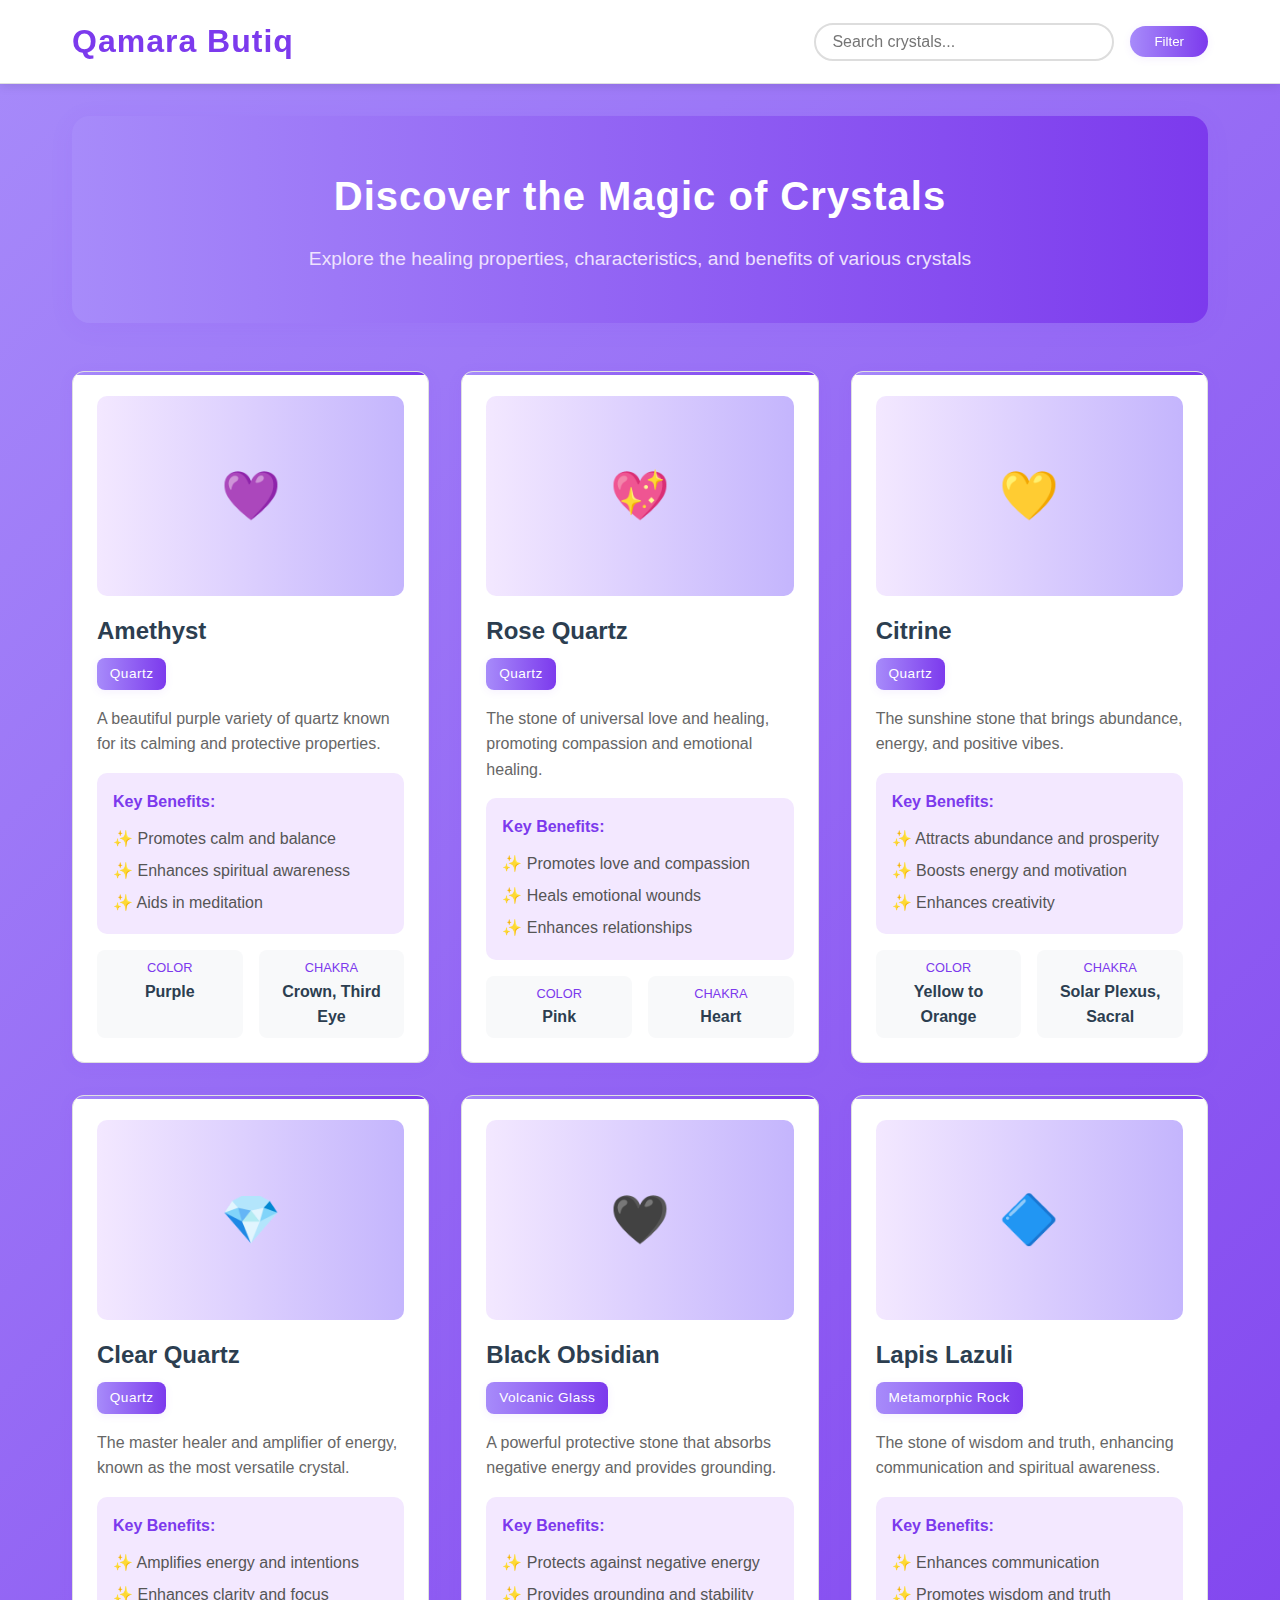
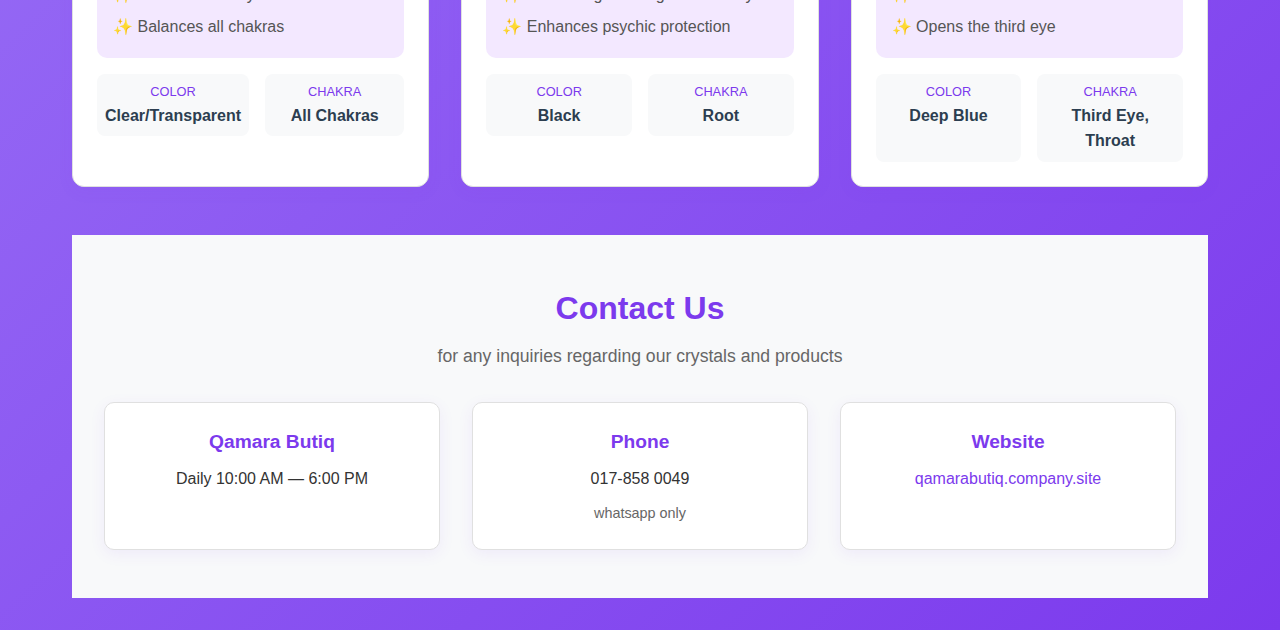
<file: index.html>
<!DOCTYPE html>
<html lang="en">
<head>
    <meta charset="UTF-8">
    <meta name="viewport" content="width=device-width, initial-scale=1.0">
    <title>Qamara Butiq - Crystal Discovery</title>
    <link rel="stylesheet" href="styles.css">
</head>
<body>
    <header class="header">
        <nav class="nav">
            <div class="logo">Qamara Butiq</div>
            <div class="search-container">
                <input type="text" class="search-input" placeholder="Search crystals..." id="searchInput">
                <button class="filter-btn" onclick="filterCrystals()">Filter</button>
            </div>
        </nav>
    </header>

    <main class="main">
        <section class="hero">
            <h1>Discover the Magic of Crystals</h1>
            <p>Explore the healing properties, characteristics, and benefits of various crystals</p>
        </section>

        <div class="crystal-grid" id="crystalGrid">
            <!-- Crystal cards will be populated by JavaScript -->
        </div>
        
        <!-- Contact Section -->
        <section class="contact-section">
            <div class="contact-container">
                <h2>Contact Us</h2>
                <p>for any inquiries regarding our crystals and products</p>
                
                <div class="contact-info">
                    <div class="contact-item">
                        <h3>Qamara Butiq</h3>
                        <p>Daily 10:00 AM — 6:00 PM</p>
                    </div>
                    
                    <div class="contact-item">
                        <h3>Phone</h3>
                        <p>017-858 0049</p>
                        <small>whatsapp only</small>
                    </div>
                    
                    <div class="contact-item">
                        <h3>Website</h3>
                        <p><a href="https://qamarabutiq.company.site/" target="_blank">qamarabutiq.company.site</a></p>
                    </div>
                </div>
            </div>
        </section>
    </main>

    <!-- Modal for detailed crystal information -->
    <div id="crystalModal" class="modal">
        <div class="modal-content">
            <span class="close" onclick="closeModal()">&times;</span>
            <div id="modalContent">
                <!-- Modal content will be populated by JavaScript -->
            </div>
        </div>
    </div>

    <script src="script.js"></script>
</body>
</html>
</file>
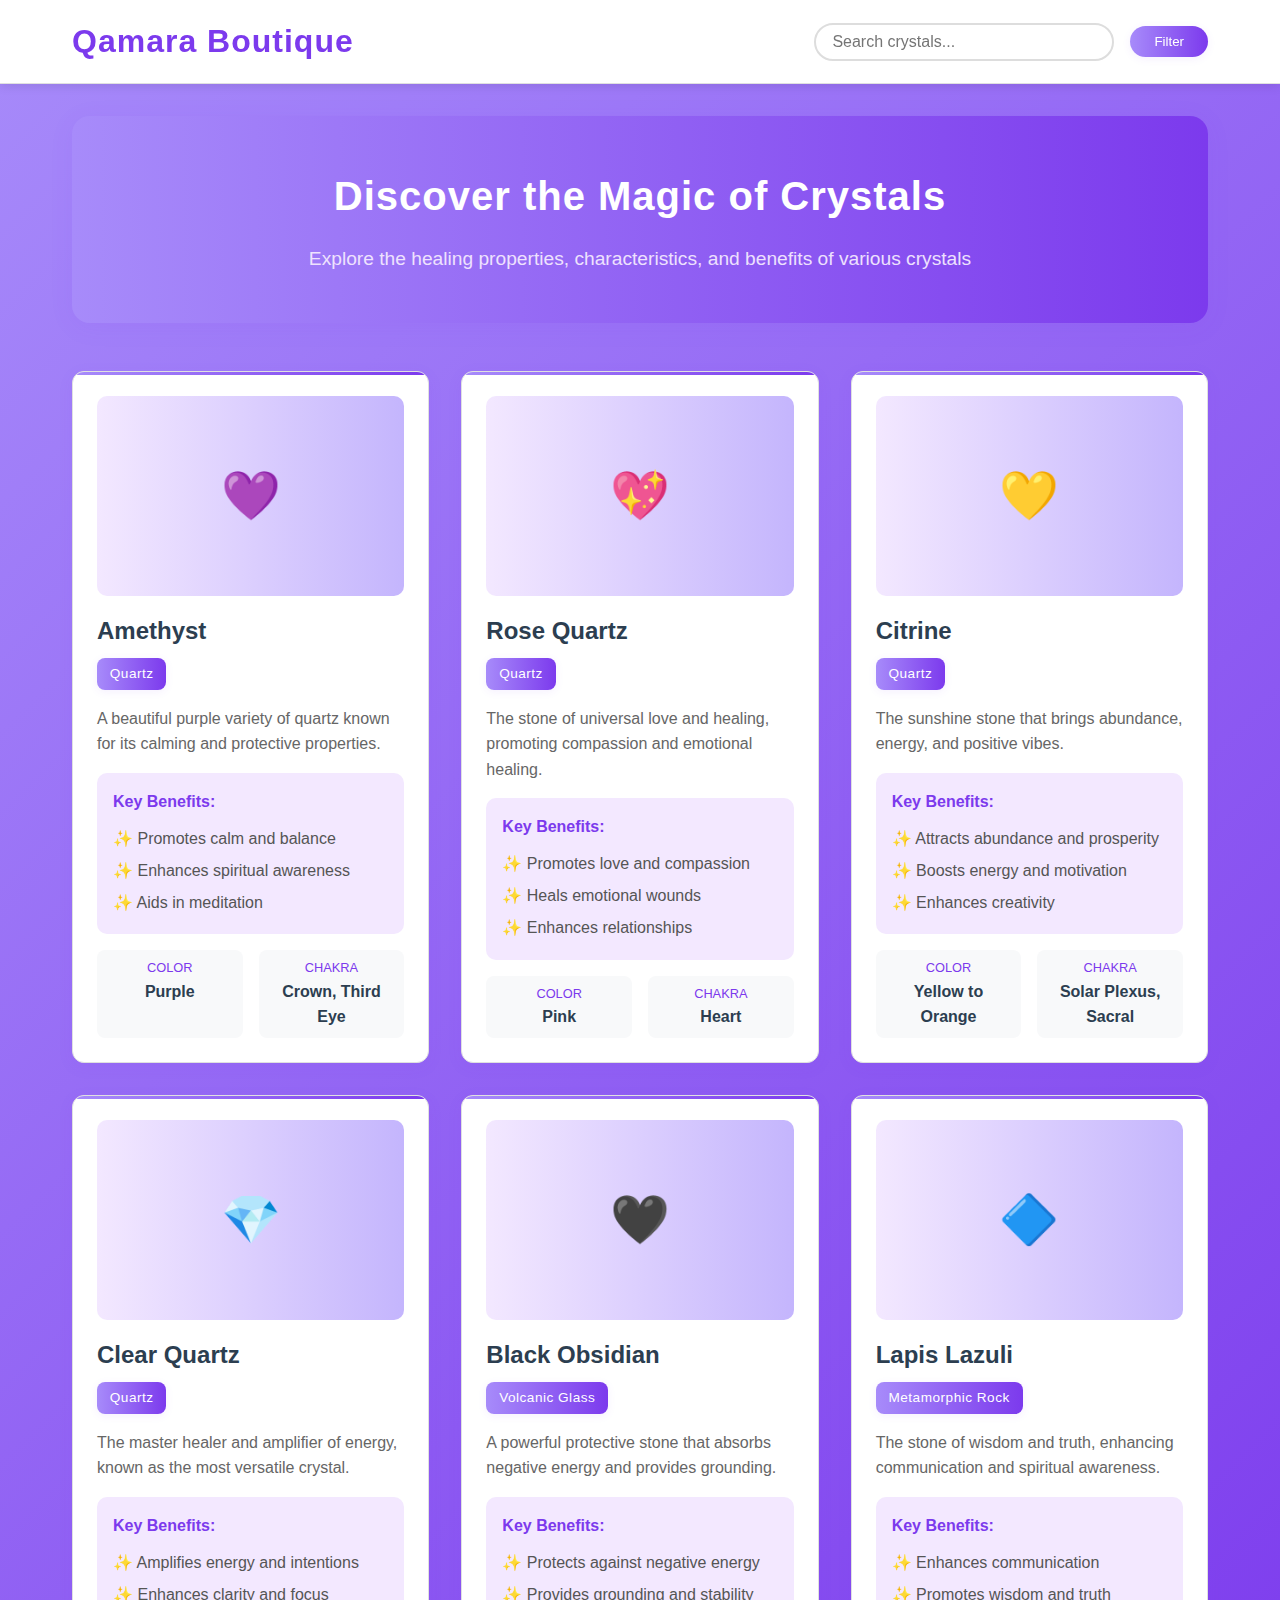
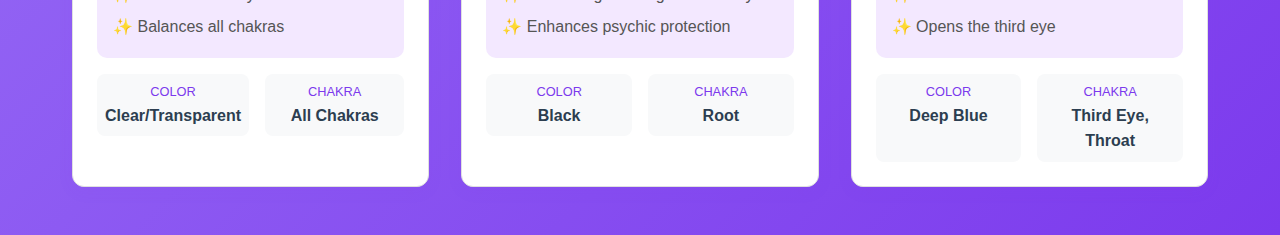
<file: crystal.html>
<!DOCTYPE html>
<html lang="en">
<head>
    <meta charset="UTF-8">
    <meta name="viewport" content="width=device-width, initial-scale=1.0">
    <title>Qamara Boutique - Crystal Discovery</title>
    <link rel="stylesheet" href="styles.css">
</head>
<body>
    <header class="header">
        <nav class="nav">
            <div class="logo">Qamara Boutique</div>
            <div class="search-container">
                <input type="text" class="search-input" placeholder="Search crystals..." id="searchInput">
                <button class="filter-btn" onclick="filterCrystals()">Filter</button>
            </div>
        </nav>
    </header>

    <main class="main">
        <section class="hero">
            <h1>Discover the Magic of Crystals</h1>
            <p>Explore the healing properties, characteristics, and benefits of various crystals</p>
        </section>

        <div class="crystal-grid" id="crystalGrid">
            <!-- Crystal cards will be populated by JavaScript -->
        </div>
    </main>

    <!-- Modal for detailed crystal information -->
    <div id="crystalModal" class="modal">
        <div class="modal-content">
            <span class="close" onclick="closeModal()">&times;</span>
            <div id="modalContent">
                <!-- Modal content will be populated by JavaScript -->
            </div>
        </div>
    </div>

    <script src="script.js"></script>
</body>
</html>
</file>
<file: styles.css>
* {
    margin: 0;
    padding: 0;
    box-sizing: border-box;
}

body {
    font-family: 'Segoe UI', Tahoma, Geneva, Verdana, sans-serif;
    background: linear-gradient(135deg, #a78bfa 0%, #7c3aed 100%);
    min-height: 100vh;
    color: #333;
    line-height: 1.6;
}

.header {
    background: #fff;
    padding: 1rem 0;
    position: sticky;
    top: 0;
    z-index: 1000;
    box-shadow: 0 2px 10px rgba(0, 0, 0, 0.1);
    border-bottom: 1px solid #e0e0e0;
}

.nav {
    max-width: 1200px;
    margin: 0 auto;
    display: flex;
    justify-content: space-between;
    align-items: center;
    padding: 0 2rem;
}

.logo {
    font-size: 2rem;
    font-weight: bold;
    color: #7c3aed;
    text-decoration: none;
    letter-spacing: 1px;
}

.search-container {
    display: flex;
    gap: 1rem;
    align-items: center;
}

.search-input {
    padding: 0.5rem 1rem;
    border: 2px solid #ddd;
    border-radius: 25px;
    width: 300px;
    font-size: 1rem;
    transition: all 0.3s ease;
}

.search-input:focus {
    outline: none;
    border-color: #a78bfa;
    box-shadow: 0 0 10px rgba(124, 58, 237, 0.2);
}

.filter-btn {
    padding: 0.5rem 1.5rem;
    background: linear-gradient(90deg, #a78bfa 0%, #7c3aed 100%);
    color: #fff;
    border: none;
    border-radius: 25px;
    cursor: pointer;
    transition: all 0.3s ease;
    font-weight: 500;
    box-shadow: 0 2px 8px rgba(124, 58, 237, 0.08);
}

.filter-btn:hover {
    transform: translateY(-2px);
    box-shadow: 0 5px 15px rgba(124, 58, 237, 0.18);
    background: linear-gradient(90deg, #7c3aed 0%, #5b21b6 100%);
}

.main {
    max-width: 1200px;
    margin: 2rem auto;
    padding: 0 2rem;
}

.hero {
    text-align: center;
    margin-bottom: 3rem;
    color: #fff;
    padding: 3rem 0;
    background: linear-gradient(90deg, #a78bfa 0%, #7c3aed 100%);
    border-radius: 18px;
    box-shadow: 0 4px 24px rgba(124, 58, 237, 0.08);
}

.hero h1 {
    font-size: 2.5rem;
    margin-bottom: 1rem;
    color: #fff;
    font-weight: 700;
    letter-spacing: 1px;
}

.hero p {
    font-size: 1.2rem;
    opacity: 0.95;
    color: #f3e8ff;
}

.crystal-grid {
    display: grid;
    grid-template-columns: repeat(auto-fit, minmax(350px, 1fr));
    gap: 2rem;
    margin-bottom: 3rem;
}

.crystal-card {
    background: #fff;
    border-radius: 12px;
    padding: 1.5rem;
    box-shadow: 0 4px 15px rgba(124, 58, 237, 0.08);
    transition: all 0.3s ease;
    cursor: pointer;
    position: relative;
    overflow: hidden;
    border: 1px solid #e0e0e0;
}

.crystal-card::before {
    content: '';
    position: absolute;
    top: 0;
    left: 0;
    right: 0;
    height: 3px;
    background: linear-gradient(90deg, #a78bfa 0%, #7c3aed 100%);
}

.crystal-card:hover {
    transform: translateY(-10px);
    box-shadow: 0 12px 32px rgba(124, 58, 237, 0.18);
}

.crystal-image {
    width: 100%;
    height: 200px;
    background: linear-gradient(90deg, #f3e8ff 0%, #c4b5fd 100%);
    border-radius: 10px;
    margin-bottom: 1rem;
    display: flex;
    align-items: center;
    justify-content: center;
    font-size: 3rem;
    color: #7c3aed;
}

.crystal-name {
    font-size: 1.5rem;
    font-weight: bold;
    margin-bottom: 0.5rem;
    color: #2c3e50;
}

.crystal-category {
    display: inline-block;
    padding: 0.3rem 0.8rem;
    background: linear-gradient(90deg, #a78bfa 0%, #7c3aed 100%);
    color: #fff;
    border-radius: 8px;
    font-size: 0.85rem;
    margin-bottom: 1rem;
    font-weight: 500;
    letter-spacing: 0.5px;
    box-shadow: 0 2px 8px rgba(124, 58, 237, 0.08);
}

.crystal-description {
    color: #666;
    line-height: 1.6;
    margin-bottom: 1rem;
}

.crystal-benefits {
    background: #f3e8ff;
    padding: 1rem;
    border-radius: 10px;
    margin-bottom: 1rem;
}

.crystal-benefits h4 {
    color: #7c3aed;
    margin-bottom: 0.5rem;
}

.crystal-benefits ul {
    list-style: none;
    padding-left: 0;
}

.crystal-benefits li {
    padding: 0.2rem 0;
    color: #555;
}

.crystal-benefits li::before {
    content: '✨ ';
    color: #a78bfa;
}

.crystal-details {
    display: grid;
    grid-template-columns: 1fr 1fr;
    gap: 1rem;
    margin-top: 1rem;
}

.detail-item {
    text-align: center;
    padding: 0.5rem;
    background: #f8f9fa;
    border-radius: 8px;
}

.detail-label {
    font-size: 0.8rem;
    color: #7c3aed;
    text-transform: uppercase;
}

.detail-value {
    font-weight: bold;
    color: #2c3e50;
}

.modal {
    display: none;
    position: fixed;
    z-index: 2000;
    left: 0;
    top: 0;
    width: 100%;
    height: 100%;
    background-color: rgba(124, 58, 237, 0.12);
    backdrop-filter: blur(5px);
}

.modal-content {
    background: #fff;
    margin: 5% auto;
    padding: 2rem;
    border-radius: 20px;
    width: 90%;
    max-width: 800px;
    max-height: 80vh;
    overflow-y: auto;
    position: relative;
    box-shadow: 0 4px 24px rgba(124, 58, 237, 0.12);
}

.close {
    position: absolute;
    right: 1rem;
    top: 1rem;
    font-size: 2rem;
    cursor: pointer;
    color: #a78bfa;
    transition: color 0.2s;
}

.close:hover {
    color: #7c3aed;
}

.modal-header {
    display: flex;
    align-items: center;
    gap: 1rem;
    margin-bottom: 2rem;
}

.modal-image {
    width: 100px;
    height: 100px;
    background: linear-gradient(90deg, #f3e8ff 0%, #c4b5fd 100%);
    border-radius: 15px;
    display: flex;
    align-items: center;
    justify-content: center;
    font-size: 2rem;
    color: #7c3aed;
}

.modal-info h2 {
    color: #2c3e50;
    margin-bottom: 0.5rem;
}

.modal-sections {
    display: grid;
    grid-template-columns: 1fr 1fr;
    gap: 2rem;
}

.section {
    background: #f3e8ff;
    padding: 1.5rem;
    border-radius: 15px;
}

.section h3 {
    color: #7c3aed;
    margin-bottom: 1rem;
    border-bottom: 2px solid #a78bfa;
    padding-bottom: 0.5rem;
}

.section ul {
    list-style: none;
    padding-left: 0;
}

.section li {
    padding: 0.5rem 0;
    border-bottom: 1px solid #eee;
}

.section li:last-child {
    border-bottom: none;
}

.section li::before {
    content: '💎 ';
    color: #a78bfa;
}

@media (max-width: 768px) {
    .nav {
        flex-direction: column;
        gap: 1rem;
    }

    .search-container {
        flex-direction: column;
        width: 100%;
    }

    .search-input {
        width: 100%;
    }

    .hero h1 {
        font-size: 2rem;
    }

    .crystal-grid {
        grid-template-columns: 1fr;
    }

    .modal-sections {
        grid-template-columns: 1fr;
    }
    
    .contact-info {
        grid-template-columns: 1fr;
    }
}

/* Contact Section Styles */
.contact-section {
    background: #f8f9fa;
    padding: 3rem 0;
    margin-top: 3rem;
}

.contact-container {
    max-width: 1200px;
    margin: 0 auto;
    padding: 0 2rem;
    text-align: center;
}

.contact-container h2 {
    color: #7c3aed;
    font-size: 2rem;
    margin-bottom: 0.5rem;
    font-weight: 600;
}

.contact-container > p {
    color: #666;
    margin-bottom: 2rem;
    font-size: 1.1rem;
}

.contact-info {
    display: grid;
    grid-template-columns: repeat(auto-fit, minmax(250px, 1fr));
    gap: 2rem;
    margin-top: 2rem;
}

.contact-item {
    background: #fff;
    padding: 1.5rem;
    border-radius: 10px;
    box-shadow: 0 4px 15px rgba(124, 58, 237, 0.08);
    border: 1px solid #e0e0e0;
}

.contact-item h3 {
    color: #7c3aed;
    font-size: 1.2rem;
    margin-bottom: 0.5rem;
    font-weight: 600;
}

.contact-item p {
    color: #333;
    margin-bottom: 0.5rem;
    font-size: 1rem;
}

.contact-item small {
    color: #666;
    font-size: 0.9rem;
}

.contact-item a {
    color: #7c3aed;
    text-decoration: none;
    font-weight: 500;
}

.contact-item a:hover {
    text-decoration: underline;
}
</file>
